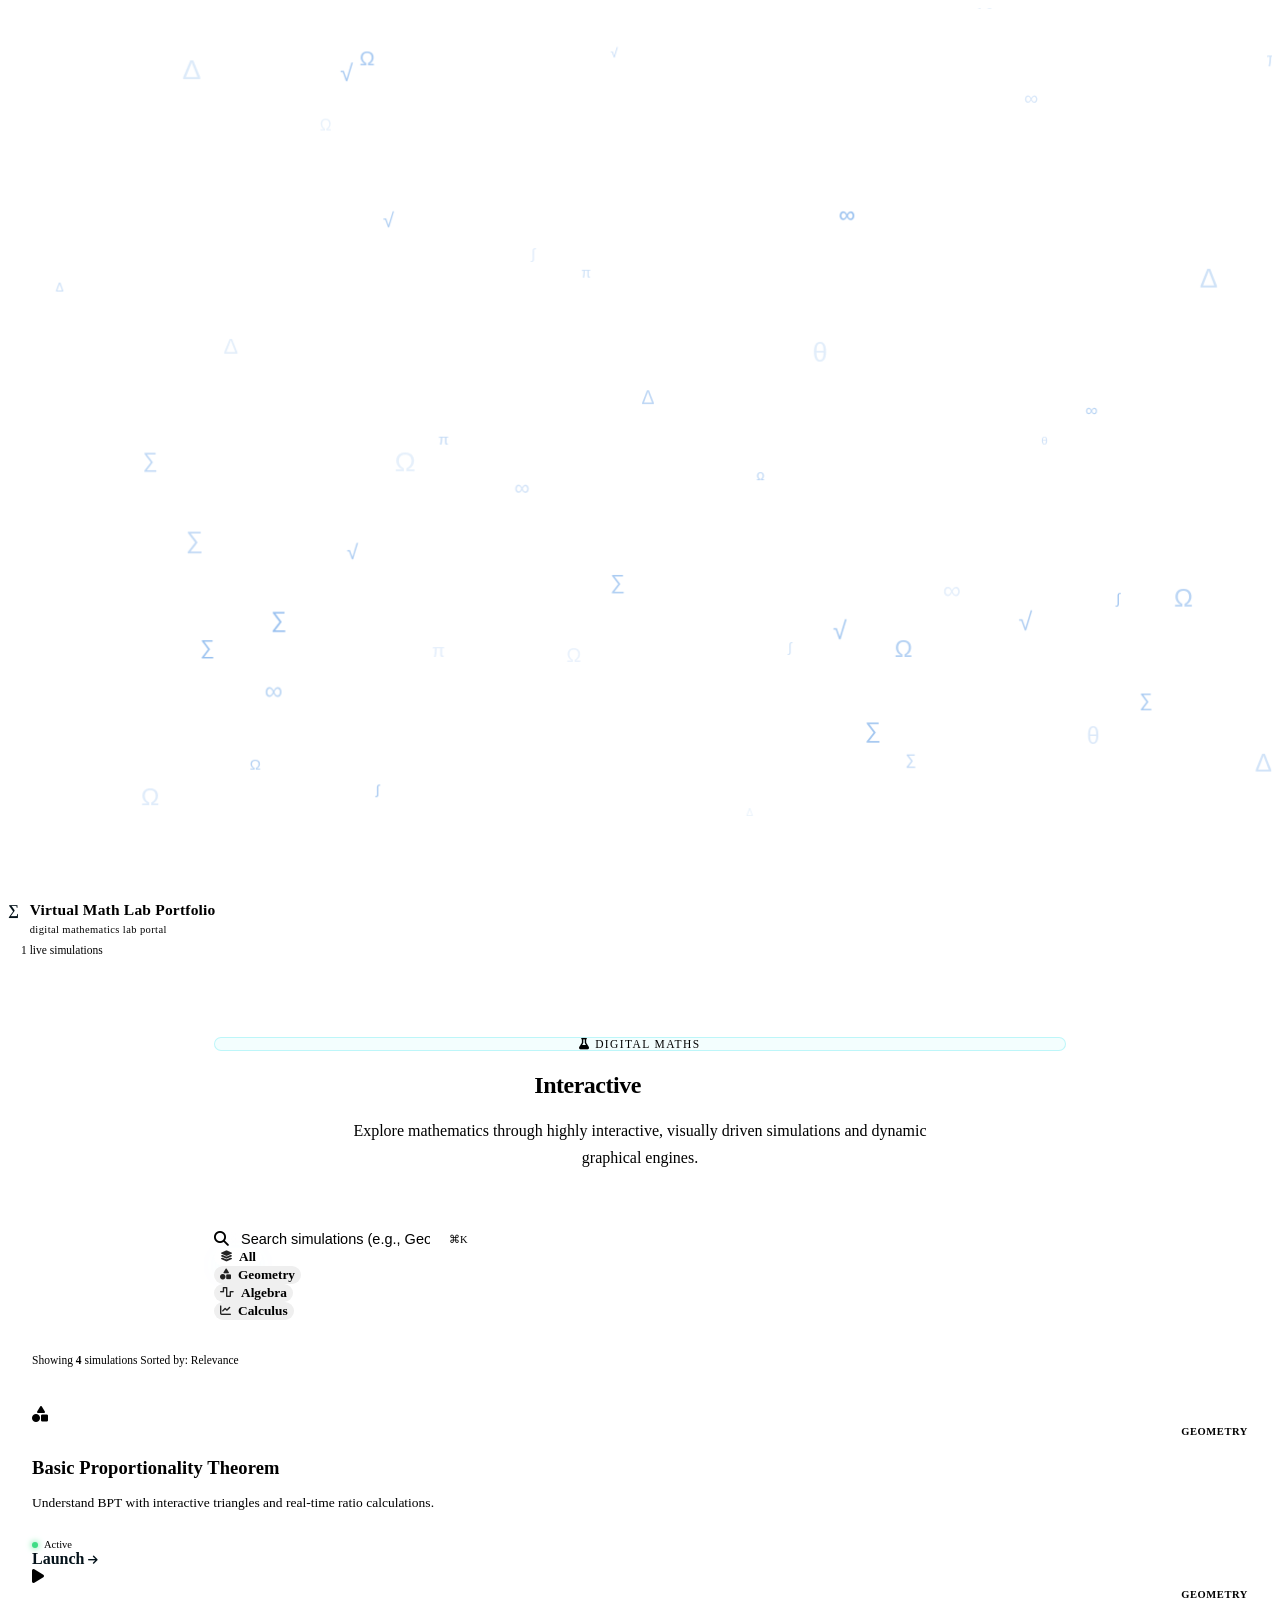
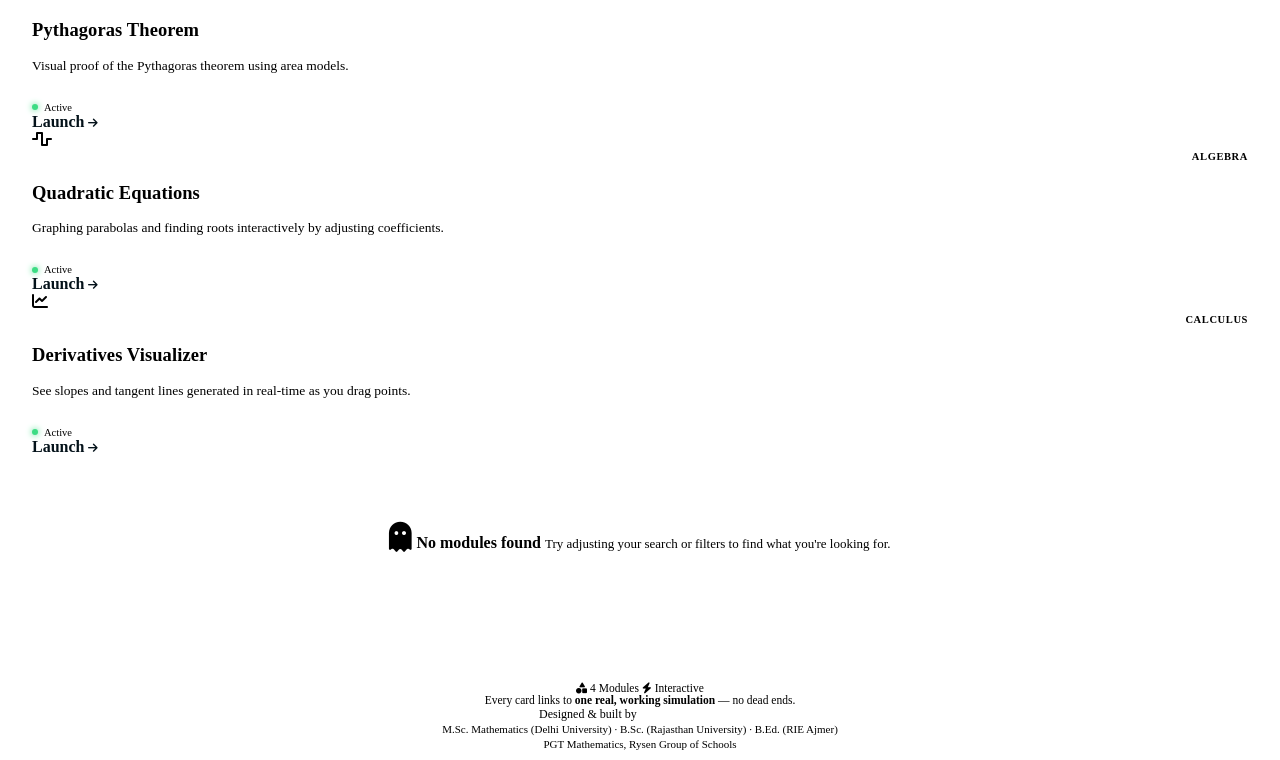
<file: index.html>
<!DOCTYPE html>
<html lang="en">
<head>
    <meta charset="UTF-8">
    <meta name="viewport" content="width=device-width, initial-scale=1.0">
    <title>Math Lab Portal</title>
    <!-- Fonts matching your CSS tokens -->
    <link href="https://fonts.googleapis.com/css2?family=Inter:wght@400;500;600&family=Space+Grotesk:wght@500;600;700&family=JetBrains+Mono:wght@400;600&display=swap" rel="stylesheet">
    <link rel="stylesheet" href="https://cdnjs.cloudflare.com/ajax/libs/font-awesome/6.4.0/css/all.min.css">
    <link rel="stylesheet" href="assets/css/style.css">
</head>
<body>

    <!-- Animated Backdrop matching your CSS -->
    <canvas id="bgCanvas"></canvas>
    <div class="bg-glow"></div>
    <div class="bg-grid"></div>

    <!-- Shell wrapper required by your CSS -->
    <div class="shell">
        
        <!-- Header Placeholder -->
        <div id="header-placeholder"></div>

        <main>
            <section class="hero">
                <div class="eyebrow"><i class="fa-solid fa-flask"></i> Digital Maths</div>
                <h1>Interactive <span class="grad">Math Lab</span></h1>
                <p>Explore mathematics through highly interactive, visually driven simulations and dynamic graphical engines.</p>
            </section>

            <!-- Controls (Search & Filter) -->
            <section class="controls">
                <div class="search-wrap">
                    <i class="fa-solid fa-magnifying-glass"></i>
                    <input type="text" id="search-input" placeholder="Search simulations (e.g., Geometry)...">
                    <span class="kbd">⌘K</span>
                </div>
                
                <div class="filters">
                    <button class="filter-tag active" data-filter="all"><i class="fa-solid fa-layer-group"></i> All</button>
                    <button class="filter-tag" data-filter="geometry"><i class="fa-solid fa-shapes"></i> Geometry</button>
                    <button class="filter-tag" data-filter="algebra"><i class="fa-solid fa-wave-square"></i> Algebra</button>
                    <button class="filter-tag" data-filter="calculus"><i class="fa-solid fa-chart-line"></i> Calculus</button>
                </div>
            </section>

            <div class="results-meta">
                <span>Showing <b id="result-count">4</b> simulations</span>
                <span>Sorted by: Relevance</span>
            </div>

            <!-- Simulations Grid -->
            <section class="grid" id="simulations">
                
                <!-- Card 1 -->
                <div class="card" data-category="geometry">
                    <div class="card-top">
                        <div class="card-icon" style="--tag: var(--cyan);"><i class="fa-solid fa-shapes"></i></div>
                        <div class="card-tag" style="--tag: var(--cyan);">Geometry</div>
                    </div>
                    <h3 class="card-title">Basic Proportionality Theorem</h3>
                    <p class="card-desc">Understand BPT with interactive triangles and real-time ratio calculations.</p>
                    <div class="card-foot">
                        <div class="card-status"><div class="dot"></div> Active</div>
                        <a href="sims/bpt.html" class="card-btn">Launch <i class="fa-solid fa-arrow-right"></i></a>
                    </div>
                </div>

                <!-- Card 2 -->
                <div class="card" data-category="geometry">
                    <div class="card-top">
                        <div class="card-icon" style="--tag: var(--violet);"><i class="fa-solid fa-play"></i></div>
                        <div class="card-tag" style="--tag: var(--violet);">Geometry</div>
                    </div>
                    <h3 class="card-title">Pythagoras Theorem</h3>
                    <p class="card-desc">Visual proof of the Pythagoras theorem using area models.</p>
                    <div class="card-foot">
                        <div class="card-status"><div class="dot"></div> Active</div>
                        <a href="sims/pythagoras.html" class="card-btn">Launch <i class="fa-solid fa-arrow-right"></i></a>
                    </div>
                </div>

                <!-- Card 3 -->
                <div class="card" data-category="algebra">
                    <div class="card-top">
                        <div class="card-icon" style="--tag: var(--amber);"><i class="fa-solid fa-wave-square"></i></div>
                        <div class="card-tag" style="--tag: var(--amber);">Algebra</div>
                    </div>
                    <h3 class="card-title">Quadratic Equations</h3>
                    <p class="card-desc">Graphing parabolas and finding roots interactively by adjusting coefficients.</p>
                    <div class="card-foot">
                        <div class="card-status"><div class="dot"></div> Active</div>
                        <a href="sims/quadratic.html" class="card-btn">Launch <i class="fa-solid fa-arrow-right"></i></a>
                    </div>
                </div>

                <!-- Card 4 -->
                <div class="card" data-category="calculus">
                    <div class="card-top">
                        <div class="card-icon" style="--tag: var(--pink);"><i class="fa-solid fa-chart-line"></i></div>
                        <div class="card-tag" style="--tag: var(--pink);">Calculus</div>
                    </div>
                    <h3 class="card-title">Derivatives Visualizer</h3>
                    <p class="card-desc">See slopes and tangent lines generated in real-time as you drag points.</p>
                    <div class="card-foot">
                        <div class="card-status"><div class="dot"></div> Active</div>
                        <a href="sims/derivatives.html" class="card-btn">Launch <i class="fa-solid fa-arrow-right"></i></a>
                    </div>
                </div>

            </section>

            <!-- Empty State (Used by JS if search finds nothing) -->
            <div class="empty-state" id="empty-state">
                <i class="fa-solid fa-ghost"></i>
                <b>No modules found</b>
                <span>Try adjusting your search or filters to find what you're looking for.</span>
            </div>

        </main>

        <!-- Footer Placeholder -->
        <div id="footer-placeholder"></div>
        
    </div> <!-- End Shell -->

    <!-- Script to Load Components (Header/Footer) -->
    <script>
        // Header Load
        fetch('components/header.html')
            .then(response => response.text())
            .then(data => document.getElementById('header-placeholder').innerHTML = data);
        
        // Footer Load
        fetch('components/footer.html')
            .then(response => response.text())
            .then(data => document.getElementById('footer-placeholder').innerHTML = data);
    </script>

    <!-- External JS Scripts -->
    <script src="assets/js/canvas.js"></script>
    <script src="assets/js/search-filter.js"></script>

</body>
</html>
</file>
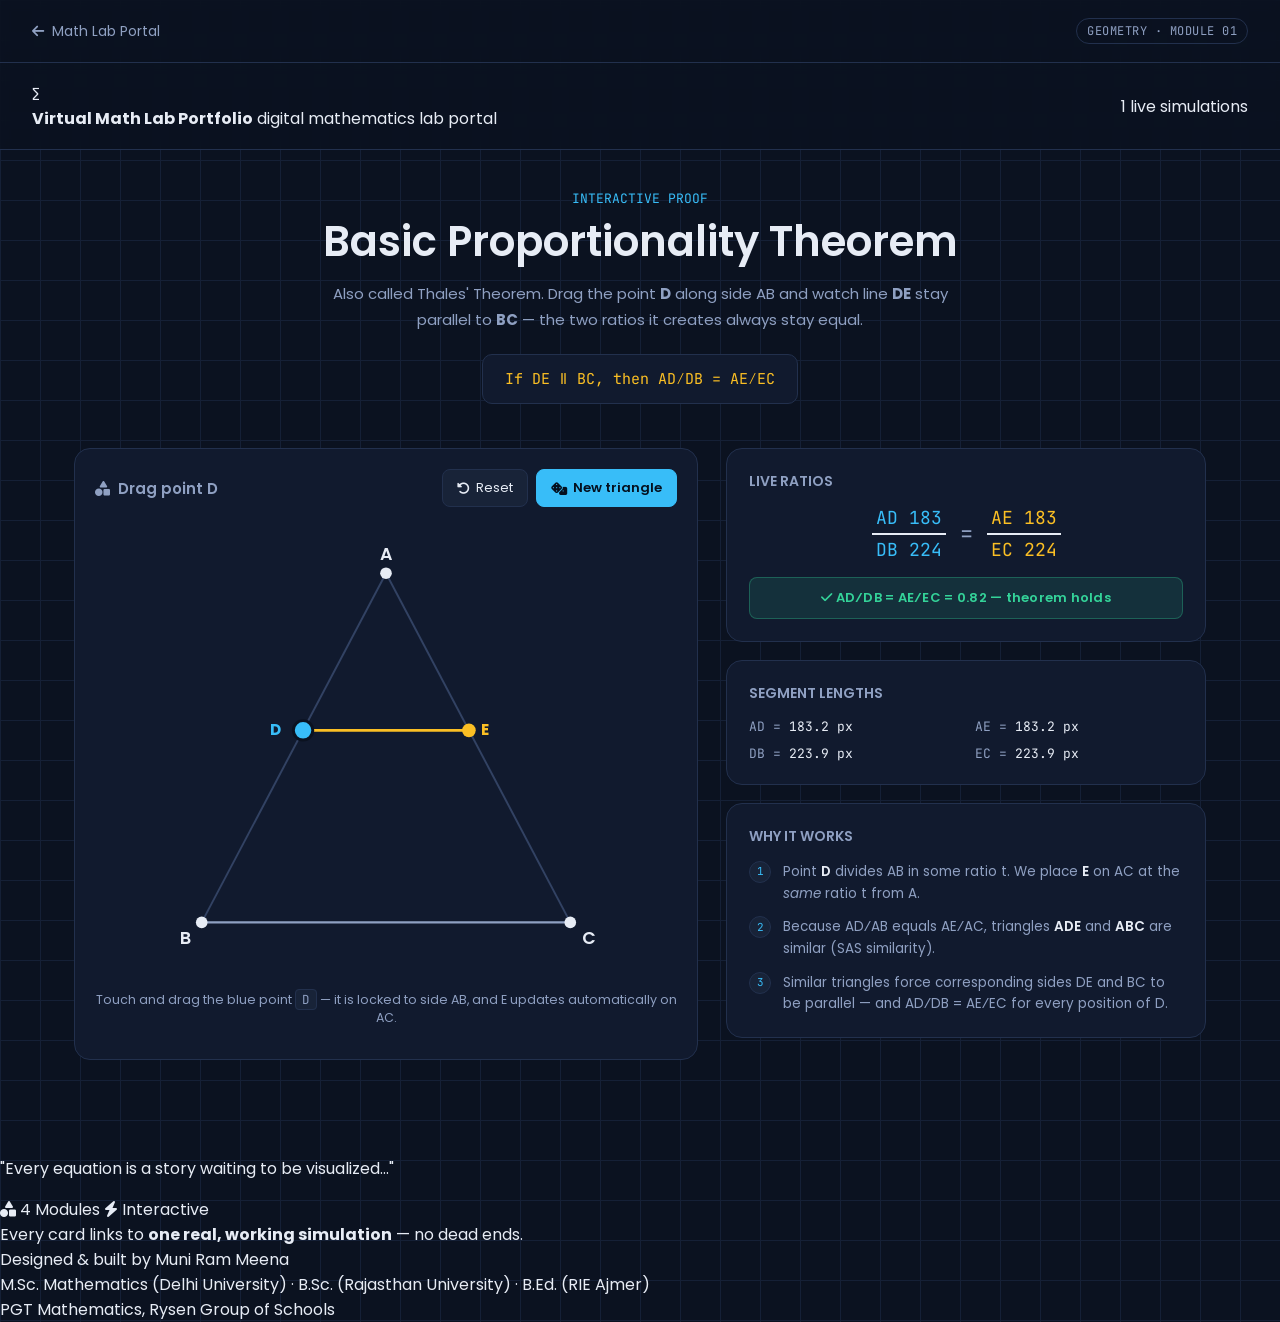
<file: sims/bpt.html>
<!DOCTYPE html>
<html lang="en">
<head>
<meta charset="UTF-8">
<meta name="viewport" content="width=device-width, initial-scale=1.0">
<title>Basic Proportionality Theorem — Math Lab Portal</title>
<link href="https://fonts.googleapis.com/css2?family=Poppins:wght@300;400;600;700&family=JetBrains+Mono:wght@400;600&display=swap" rel="stylesheet">
<link rel="stylesheet" href="https://cdnjs.cloudflare.com/ajax/libs/font-awesome/6.4.0/css/all.min.css">
<style>
  :root{
    --bg:#0b1220;
    --bg-grid:#152036;
    --panel:#111a2e;
    --panel-border:#22304d;
    --text:#e7ecf5;
    --muted:#8fa0c2;
    --blue:#38bdf8;
    --amber:#fbbf24;
    --green:#34d399;
    --red:#fb7185;
  }
  *{box-sizing:border-box;}
  html,body{margin:0;padding:0;}
  body{
    background:
      linear-gradient(var(--bg-grid) 1px, transparent 1px) 0 0/40px 40px,
      linear-gradient(90deg, var(--bg-grid) 1px, transparent 1px) 0 0/40px 40px,
      var(--bg);
    color:var(--text);
    font-family:'Poppins', sans-serif;
    min-height:100vh;
    display:flex;
    flex-direction:column;
  }
  a{color:inherit;}

  .topbar{
    display:flex;
    align-items:center;
    justify-content:space-between;
    padding:18px 32px;
    border-bottom:1px solid var(--panel-border);
    background:rgba(11,18,32,0.85);
    backdrop-filter:blur(6px);
    position:sticky;
    top:0;
    z-index:5;
  }
  .topbar .back{
    display:flex;
    align-items:center;
    gap:8px;
    font-size:14px;
    color:var(--muted);
    text-decoration:none;
    transition:color .15s ease;
  }
  .topbar .back:hover{color:var(--blue);}
  .topbar .tag{
    font-family:'JetBrains Mono', monospace;
    font-size:12px;
    letter-spacing:.04em;
    color:var(--muted);
    border:1px solid var(--panel-border);
    padding:4px 10px;
    border-radius:999px;
  }

  header#header-placeholder{}

  main{
    flex:1;
    width:100%;
    max-width:1180px;
    margin:0 auto;
    padding:40px 24px 80px;
  }

  .hero{
    text-align:center;
    margin-bottom:44px;
  }
  .hero .eyebrow{
    font-family:'JetBrains Mono', monospace;
    color:var(--blue);
    font-size:13px;
    margin-bottom:10px;
  }
  .hero h1{
    font-size:clamp(28px, 4vw, 42px);
    font-weight:600;
    margin:0 0 14px;
    line-height:1.2;
  }
  .hero p{
    color:var(--muted);
    max-width:620px;
    margin:0 auto;
    font-size:15px;
    line-height:1.7;
  }
  .hero .statement{
    margin-top:22px;
    display:inline-block;
    padding:14px 22px;
    background:var(--panel);
    border:1px solid var(--panel-border);
    border-radius:10px;
    font-family:'JetBrains Mono', monospace;
    font-size:15px;
    color:var(--amber);
  }

  .lab{
    display:grid;
    grid-template-columns:1.3fr 1fr;
    gap:28px;
    align-items:start;
  }
  @media (max-width: 880px){
    .lab{grid-template-columns:1fr;}
  }

  .stage{
    background:var(--panel);
    border:1px solid var(--panel-border);
    border-radius:16px;
    padding:20px;
    position:relative;
    overflow:hidden;
  }
  .stage-head{
    display:flex;
    justify-content:space-between;
    align-items:center;
    margin-bottom:8px;
  }
  .stage-head h2{
    font-size:15px;
    font-weight:600;
    margin:0;
    color:var(--muted);
    text-transform:none;
  }
  .stage-actions{
    display:flex;
    gap:8px;
  }
  .btn{
    font-family:'Poppins', sans-serif;
    font-size:13px;
    color:var(--text);
    background:#182338;
    border:1px solid var(--panel-border);
    padding:8px 14px;
    border-radius:8px;
    cursor:pointer;
    transition:border-color .15s ease, transform .1s ease;
    display:inline-flex;
    align-items:center;
    gap:6px;
  }
  .btn:hover{border-color:var(--blue);}
  .btn:active{transform:scale(0.97);}
  .btn.primary{background:var(--blue); color:#04101f; border-color:var(--blue); font-weight:600;}
  .btn.primary:hover{filter:brightness(1.08);}

  svg#diagram{width:100%;height:auto;display:block;touch-action:none;}

  .hint{
    text-align:center;
    color:var(--muted);
    font-size:12.5px;
    margin-top:10px;
  }
  .hint kbd{
    font-family:'JetBrains Mono', monospace;
    background:#182338;
    border:1px solid var(--panel-border);
    padding:1px 6px;
    border-radius:4px;
  }

  .panel{
    display:flex;
    flex-direction:column;
    gap:18px;
  }
  .card{
    background:var(--panel);
    border:1px solid var(--panel-border);
    border-radius:16px;
    padding:22px;
  }
  .card h3{
    margin:0 0 14px;
    font-size:14px;
    color:var(--muted);
    font-weight:600;
  }

  .ratio-row{
    display:flex;
    align-items:center;
    justify-content:center;
    gap:14px;
    font-family:'JetBrains Mono', monospace;
    flex-wrap:wrap;
  }
  .fraction{
    display:flex;
    flex-direction:column;
    align-items:center;
    font-size:18px;
    line-height:1.3;
    min-width:74px;
  }
  .fraction .num{border-bottom:2px solid var(--text); padding:0 4px 3px;}
  .fraction .den{padding:3px 4px 0;}
  .fraction.ad .num, .fraction.ad .den{color:var(--blue);}
  .fraction.ae .num, .fraction.ae .den{color:var(--amber);}
  .eq-sign{font-size:22px;color:var(--muted);}

  .status{
    margin-top:16px;
    text-align:center;
    font-size:13px;
    font-weight:600;
    padding:10px;
    border-radius:8px;
    letter-spacing:.02em;
  }
  .status.ok{background:rgba(52,211,153,0.12); color:var(--green); border:1px solid rgba(52,211,153,0.3);}

  .values{
    display:grid;
    grid-template-columns:1fr 1fr;
    gap:10px 18px;
    font-family:'JetBrains Mono', monospace;
    font-size:13px;
    color:var(--muted);
  }
  .values div span{color:var(--text);}

  .steps{
    list-style:none;
    margin:0;
    padding:0;
    display:flex;
    flex-direction:column;
    gap:12px;
  }
  .steps li{
    display:flex;
    gap:12px;
    font-size:13.5px;
    color:var(--muted);
    line-height:1.6;
  }
  .steps li .dot{
    flex:none;
    width:22px;
    height:22px;
    border-radius:50%;
    background:#182338;
    border:1px solid var(--panel-border);
    display:flex;
    align-items:center;
    justify-content:center;
    font-family:'JetBrains Mono', monospace;
    font-size:11px;
    color:var(--blue);
  }
  .steps li strong{color:var(--text); font-weight:600;}

  footer#footer-placeholder{margin-top:auto;}
</style>
</head>
<body>

<div class="topbar">
  <a class="back" href="../index.html"><i class="fa-solid fa-arrow-left"></i> Math Lab Portal</a>
  <span class="tag">GEOMETRY · MODULE 01</span>
</div>

<div id="header-placeholder"></div>

<main>
  <section class="hero">
    <div class="eyebrow">INTERACTIVE PROOF</div>
    <h1>Basic Proportionality Theorem</h1>
    <p>Also called Thales' Theorem. Drag the point <strong>D</strong> along side AB and watch line <strong>DE</strong> stay parallel to <strong>BC</strong> — the two ratios it creates always stay equal.</p>
    <div class="statement">If DE ∥ BC, then AD⁄DB = AE⁄EC</div>
  </section>

  <div class="lab">
    <div class="stage">
      <div class="stage-head">
        <h2><i class="fa-solid fa-shapes"></i> &nbsp;Drag point D</h2>
        <div class="stage-actions">
          <button class="btn" id="resetBtn"><i class="fa-solid fa-rotate-left"></i> Reset</button>
          <button class="btn primary" id="shuffleBtn"><i class="fa-solid fa-dice"></i> New triangle</button>
        </div>
      </div>

      <svg id="diagram" viewBox="0 0 600 480" xmlns="http://www.w3.org/2000/svg">
        <line id="lineAB" stroke="#324263" stroke-width="2"/>
        <line id="lineAC" stroke="#324263" stroke-width="2"/>
        <line id="lineBC" stroke="#8fa0c2" stroke-width="2.5"/>
        <line id="lineDE" stroke="#fbbf24" stroke-width="3" stroke-dasharray="0"/>

        <circle id="ptA" r="6" fill="#e7ecf5"/>
        <circle id="ptB" r="6" fill="#e7ecf5"/>
        <circle id="ptC" r="6" fill="#e7ecf5"/>
        <circle id="ptD" r="10" fill="#38bdf8" stroke="#0b1220" stroke-width="3" style="cursor:grab;"/>
        <circle id="ptE" r="7" fill="#fbbf24"/>

        <text id="labelA" font-family="Poppins" font-size="18" fill="#e7ecf5" font-weight="600"></text>
        <text id="labelB" font-family="Poppins" font-size="18" fill="#e7ecf5" font-weight="600"></text>
        <text id="labelC" font-family="Poppins" font-size="18" fill="#e7ecf5" font-weight="600"></text>
        <text id="labelD" font-family="Poppins" font-size="16" fill="#38bdf8" font-weight="700"></text>
        <text id="labelE" font-family="Poppins" font-size="16" fill="#fbbf24" font-weight="700"></text>
      </svg>
      <p class="hint">Touch and drag the blue point <kbd>D</kbd> — it is locked to side AB, and E updates automatically on AC.</p>
    </div>

    <div class="panel">
      <div class="card">
        <h3>LIVE RATIOS</h3>
        <div class="ratio-row">
          <div class="fraction ad">
            <span class="num" id="adVal">–</span>
            <span class="den" id="dbVal">–</span>
          </div>
          <span class="eq-sign">=</span>
          <div class="fraction ae">
            <span class="num" id="aeVal">–</span>
            <span class="den" id="ecVal">–</span>
          </div>
        </div>
        <div class="status ok" id="statusBox">
          <i class="fa-solid fa-check"></i> AD⁄DB = AE⁄EC — theorem holds
        </div>
      </div>

      <div class="card">
        <h3>SEGMENT LENGTHS</h3>
        <div class="values">
          <div>AD = <span id="segAD">–</span></div>
          <div>AE = <span id="segAE">–</span></div>
          <div>DB = <span id="segDB">–</span></div>
          <div>EC = <span id="segEC">–</span></div>
        </div>
      </div>

      <div class="card">
        <h3>WHY IT WORKS</h3>
        <ul class="steps">
          <li><span class="dot">1</span><span>Point <strong>D</strong> divides AB in some ratio t. We place <strong>E</strong> on AC at the <em>same</em> ratio t from A.</span></li>
          <li><span class="dot">2</span><span>Because AD⁄AB equals AE⁄AC, triangles <strong>ADE</strong> and <strong>ABC</strong> are similar (SAS similarity).</span></li>
          <li><span class="dot">3</span><span>Similar triangles force corresponding sides DE and BC to be parallel — and AD⁄DB = AE⁄EC for every position of D.</span></li>
        </ul>
      </div>
    </div>
  </div>
</main>

<div id="footer-placeholder"></div>

<script>
(function(){
  const svg = document.getElementById('diagram');
  const NS = 'http://www.w3.org/2000/svg';

  let A = {x:300, y:60};
  let B = {x:110, y:420};
  let C = {x:490, y:420};
  let t = 0.45; // ratio AD/AB == AE/AC

  const el = id => document.getElementById(id);
  const lineAB = el('lineAB'), lineAC = el('lineAC'), lineBC = el('lineBC'), lineDE = el('lineDE');
  const ptA = el('ptA'), ptB = el('ptB'), ptC = el('ptC'), ptD = el('ptD'), ptE = el('ptE');
  const labelA = el('labelA'), labelB = el('labelB'), labelC = el('labelC'), labelD = el('labelD'), labelE = el('labelE');

  function lerp(P, Q, s){ return { x: P.x + (Q.x-P.x)*s, y: P.y + (Q.y-P.y)*s }; }
  function dist(P,Q){ return Math.hypot(Q.x-P.x, Q.y-P.y); }

  function setLine(line, P, Q){
    line.setAttribute('x1', P.x); line.setAttribute('y1', P.y);
    line.setAttribute('x2', Q.x); line.setAttribute('y2', Q.y);
  }
  function setPt(pt, P){ pt.setAttribute('cx', P.x); pt.setAttribute('cy', P.y); }
  function setLabel(lab, P, dx, dy, text){
    lab.setAttribute('x', P.x+dx); lab.setAttribute('y', P.y+dy); lab.textContent = text;
  }

  function render(){
    const D = lerp(A,B,t);
    const E = lerp(A,C,t);

    setLine(lineAB, A, B);
    setLine(lineAC, A, C);
    setLine(lineBC, B, C);
    setLine(lineDE, D, E);

    setPt(ptA, A); setPt(ptB, B); setPt(ptC, C); setPt(ptD, D); setPt(ptE, E);

    setLabel(labelA, A, -6, -14, 'A');
    setLabel(labelB, B, -22, 22, 'B');
    setLabel(labelC, C, 12, 22, 'C');
    setLabel(labelD, D, -34, 5, 'D');
    setLabel(labelE, E, 12, 5, 'E');

    const AD = dist(A,D), DB = dist(D,B), AE = dist(A,E), EC = dist(E,C);

    el('adVal').textContent = 'AD ' + AD.toFixed(0);
    el('dbVal').textContent = 'DB ' + DB.toFixed(0);
    el('aeVal').textContent = 'AE ' + AE.toFixed(0);
    el('ecVal').textContent = 'EC ' + EC.toFixed(0);

    el('segAD').textContent = AD.toFixed(1)+' px';
    el('segAE').textContent = AE.toFixed(1)+' px';
    el('segDB').textContent = DB.toFixed(1)+' px';
    el('segEC').textContent = EC.toFixed(1)+' px';

    const r1 = AD/DB, r2 = AE/EC;
    const box = el('statusBox');
    if (Math.abs(r1-r2) < 0.01) {
      box.innerHTML = '<i class="fa-solid fa-check"></i> AD⁄DB = AE⁄EC = ' + r1.toFixed(2) + ' — theorem holds';
    } else {
      box.innerHTML = '<i class="fa-solid fa-check"></i> AD⁄DB ≈ AE⁄EC ≈ ' + r1.toFixed(2);
    }
  }

  // --- dragging D, constrained to segment AB ---
  let dragging = false;

  function svgPoint(evt){
    const rect = svg.getBoundingClientRect();
    const vb = svg.viewBox.baseVal;
    const clientX = evt.touches ? evt.touches[0].clientX : evt.clientX;
    const clientY = evt.touches ? evt.touches[0].clientY : evt.clientY;
    const x = (clientX - rect.left) / rect.width * vb.width;
    const y = (clientY - rect.top) / rect.height * vb.height;
    return {x, y};
  }

  function projectToAB(P){
    const ABx = B.x-A.x, ABy = B.y-A.y;
    const lenSq = ABx*ABx + ABy*ABy;
    let s = ((P.x-A.x)*ABx + (P.y-A.y)*ABy) / lenSq;
    s = Math.max(0.08, Math.min(0.92, s));
    return s;
  }

  function startDrag(evt){
    dragging = true;
    ptD.setAttribute('cursor','grabbing');
    evt.preventDefault();
  }
  function moveDrag(evt){
    if(!dragging) return;
    const P = svgPoint(evt);
    t = projectToAB(P);
    render();
    evt.preventDefault();
  }
  function endDrag(){ dragging = false; }

  ptD.addEventListener('mousedown', startDrag);
  ptD.addEventListener('touchstart', startDrag, {passive:false});
  window.addEventListener('mousemove', moveDrag);
  window.addEventListener('touchmove', moveDrag, {passive:false});
  window.addEventListener('mouseup', endDrag);
  window.addEventListener('touchend', endDrag);

  document.getElementById('resetBtn').addEventListener('click', () => { t = 0.45; render(); });
  document.getElementById('shuffleBtn').addEventListener('click', () => {
    B = { x: 60 + Math.random()*140, y: 380 + Math.random()*70 };
    C = { x: 400 + Math.random()*150, y: 380 + Math.random()*70 };
    t = 0.3 + Math.random()*0.4;
    render();
  });

  render();
})();

// Load shared portal header / footer, same pattern as index.html
fetch('../components/header.html')
  .then(r => r.ok ? r.text() : Promise.reject())
  .then(data => document.getElementById('header-placeholder').innerHTML = data)
  .catch(() => {});

fetch('../components/footer.html')
  .then(r => r.ok ? r.text() : Promise.reject())
  .then(data => document.getElementById('footer-placeholder').innerHTML = data)
  .catch(() => {});
</script>
</body>
</html>
</file>
<file: assets/css/style.css>
/* ============================================================
   DESIGN TOKENS — shared "Digital Maths" brand language
   (kept consistent with the individual simulation pages)
   ============================================================ */
:root{
  --bg-deep:    #090c14;
  --bg-panel:   rgba(19,25,38,0.55);
  --bg-panel-2: rgba(16,21,32,0.65);
  --line:       rgba(255,255,255,0.09);
  --line-soft:  rgba(255,255,255,0.05);
  --text-hi:    #eef2fb;
  --text-mid:   #9aa8c2;
  --text-low:   #5d6a85;
  --cyan:       #35e3ee;
  --violet:     #8b7dfb;
  --pink:       #ff5da2;
  --amber:      #ffb454;
  --font-display:'Space Grotesk', 'Inter', sans-serif;
  --font-body:  'Inter', sans-serif;
  --font-mono:  'JetBrains Mono', monospace;
  --radius-lg:  20px;
  --radius-md:  14px;
  --radius-sm:  9px;
}
*{ box-sizing:border-box; }
html{ scroll-behavior:smooth; }
body{
  margin:0; min-height:100vh;
  background:var(--bg-deep);
  color:var(--text-hi);
  font-family:var(--font-body);
  -webkit-font-smoothing:antialiased;
  overflow-x:hidden;
}
a{ color:inherit; text-decoration:none; }
button{ font-family:inherit; }
::selection{ background:var(--cyan); color:#04121a; }
::-webkit-scrollbar{ width:10px; }
::-webkit-scrollbar-thumb{ background:var(--line); border-radius:8px; }
::-webkit-scrollbar-track{ background:transparent; }

/* ---------- animated backdrop ---------- */
#bgCanvas{
  position:fixed; inset:0; z-index:0; width:100%; height:100%;
  opacity:0.55;
}
.bg-glow{
  position:fixed; inset:0; z-index:0; pointer-events:none;
  background:
    radial-gradient(720px 520px at 12% -6%, rgba(139,125,251,0.16), transparent 60%),
    radial-gradient(680px 520px at 100% 0%, rgba(53,227,238,0.13), transparent 55%),
    radial-gradient(560px 420px at 82% 60%, rgba(255,93,162,0.08), transparent 60%);
}
.bg-grid{
  position:fixed; inset:0; z-index:0; pointer-events:none;
  background-image:
    linear-gradient(rgba(255,255,255,0.035) 1px, transparent 1px),
    linear-gradient(90deg, rgba(255,255,255,0.035) 1px, transparent 1px);
  background-size:42px 42px;
  mask-image:radial-gradient(circle at 50% 0%, black, transparent 75%);
}
.symbol{
  position:fixed; z-index:0; pointer-events:none;
  font-family:var(--font-display); color:var(--text-mid);
  opacity:0.14; user-select:none; font-weight:600;
  animation:floatSym 14s ease-in-out infinite;
}
@keyframes floatSym{
  0%,100%{ transform:translateY(0) rotate(0deg); }
  50%{ transform:translateY(-22px) rotate(6deg); }
}

/* ---------- shell ---------- */
.shell{ position:relative; z-index:1; }

/* ---------- top nav ---------- */
.topbar{
  position:sticky; top:0; z-index:50;
  display:flex; align-items:center; justify-content:space-between; gap:16px;
  padding:14px 26px;
  background:rgba(9,12,20,0.72);
  backdrop-filter:blur(16px) saturate(150%);
  border-bottom:1px solid var(--line-soft);
}
.brand{ display:flex; align-items:center; gap:11px; }
.brand-mark{
  width:34px; height:34px; border-radius:10px; flex:none; position:relative;
  background:linear-gradient(135deg, var(--cyan), var(--violet) 60%, var(--pink));
  box-shadow:0 0 18px rgba(53,227,238,0.4);
  display:flex; align-items:center; justify-content:center;
  font-family:var(--font-display); font-weight:700; color:#04121a; font-size:15px;
}
.brand-text b{ font-family:var(--font-display); font-size:15.5px; letter-spacing:0.2px; display:block; }
.brand-text span{ font-size:10.5px; color:var(--text-low); font-family:var(--font-mono); letter-spacing:0.4px; }
.top-actions{ display:flex; align-items:center; gap:10px; }
.pill-stat{
  font-family:var(--font-mono); font-size:11.5px; color:var(--text-mid);
  border:1px solid var(--line); padding:7px 13px; border-radius:999px;
  display:flex; align-items:center; gap:7px;
}
.pill-stat .dot{ width:6px; height:6px; border-radius:50%; background:var(--cyan); box-shadow:0 0 6px var(--cyan); }

/* ---------- hero ---------- */
.hero{ max-width:900px; margin:0 auto; padding:74px 24px 20px; text-align:center; }
.hero .eyebrow{
  display:inline-flex; align-items:center; gap:8px;
  font-family:var(--font-mono); font-size:11.5px; letter-spacing:1.4px; text-transform:uppercase;
  color:var(--cyan); border:1px solid rgba(53,227,238,0.28); background:rgba(53,227,238,0.06);
  padding:6px 14px; border-radius:999px; margin-bottom:22px;
}
.hero h1{
  font-family:var(--font-display); font-weight:700; letter-spacing:-0.5px;
  font-size:clamp(32px, 5.6vw, 56px); line-height:1.08; margin:0 0 18px;
}
.hero h1 .grad{
  background:linear-gradient(120deg, var(--cyan), var(--violet) 55%, var(--pink));
  -webkit-background-clip:text; background-clip:text; color:transparent;
}
.hero p{
  color:var(--text-mid); font-size:16px; line-height:1.7; max-width:600px; margin:0 auto;
}

/* ---------- search + filters ---------- */
.controls{ max-width:900px; margin:38px auto 0; padding:0 24px; }
.search-wrap{
  position:relative; display:flex; align-items:center; gap:10px;
  background:var(--bg-panel); border:1px solid var(--line); border-radius:999px;
  padding:14px 20px; backdrop-filter:blur(18px) saturate(140%);
  box-shadow:0 20px 40px -28px rgba(0,0,0,0.7);
  transition:border-color .2s ease, box-shadow .2s ease;
}
.search-wrap:focus-within{ border-color:rgba(53,227,238,0.45); box-shadow:0 0 0 4px rgba(53,227,238,0.08); }
.search-wrap i{ color:var(--text-low); font-size:15px; }
.search-wrap input{
  flex:1; background:none; border:none; outline:none; color:var(--text-hi);
  font-family:var(--font-body); font-size:14.5px;
}
.search-wrap input::placeholder{ color:var(--text-low); }
.search-wrap .kbd{
  font-family:var(--font-mono); font-size:10.5px; color:var(--text-low);
  border:1px solid var(--line); border-radius:6px; padding:2px 7px;
}

.filters{
  display:flex; gap:10px; flex-wrap:wrap; justify-content:center;
  margin:20px auto 0; max-width:900px;
}
.filter-tag{
  font-size:13px; font-weight:600; color:var(--text-mid); cursor:pointer;
  padding:9px 17px; border-radius:999px; border:1px solid var(--line);
  background:var(--bg-panel-2); transition:all .18s ease; display:flex; align-items:center; gap:7px;
}
.filter-tag i{ font-size:11px; opacity:0.85; }
.filter-tag:hover{ color:var(--text-hi); border-color:var(--text-low); transform:translateY(-1px); }
.filter-tag.active{
  color:#04121a; background:linear-gradient(120deg, var(--cyan), var(--violet));
  border-color:transparent; box-shadow:0 8px 20px -8px rgba(53,227,238,0.55);
}

/* ---------- results meta ---------- */
.results-meta{
  max-width:1240px; margin:34px auto 0; padding:0 24px;
  display:flex; justify-content:space-between; align-items:center;
  font-family:var(--font-mono); font-size:11.5px; color:var(--text-low);
}

/* ============================================================
   CARD GRID — this section is designed to scale to 50+ cards.
   Grid handles the responsive columns automatically; you never
   need to touch layout CSS when adding modules, just add cards.
   ============================================================ */
.grid{
  max-width:1240px; margin:16px auto 90px; padding:0 24px;
  display:grid; gap:22px;
  grid-template-columns:repeat(auto-fit, minmax(270px, 1fr));
}

.card{
  position:relative;
  background:var(--bg-panel);
  border:1px solid var(--line);
  border-radius:var(--radius-lg);
  padding:22px;
  backdrop-filter:blur(18px) saturate(140%);
  box-shadow:0 24px 46px -30px rgba(0,0,0,0.75);
  display:flex; flex-direction:column; gap:14px;
  opacity:0; transform:translateY(24px);
  animation:cardIn .6s cubic-bezier(.2,.7,.2,1) forwards;
  transition:transform .25s ease, border-color .25s ease, box-shadow .25s ease;
}
.card:hover{
  transform:translateY(-5px);
  border-color:rgba(255,255,255,0.18);
  box-shadow:0 30px 60px -28px rgba(0,0,0,0.85), 0 0 0 1px rgba(53,227,238,0.12);
}
@keyframes cardIn{ to{ opacity:1; transform:translateY(0); } }
.card.hide{ display:none; }

.card-top{ display:flex; align-items:center; justify-content:space-between; }
.card-icon{
  --tag: var(--cyan);
  width:52px; height:52px; border-radius:14px; flex:none;
  display:flex; align-items:center; justify-content:center;
  font-size:21px; color:var(--tag);
  background:
    radial-gradient(circle at 30% 20%, color-mix(in srgb, var(--tag) 30%, transparent), transparent 65%),
    linear-gradient(145deg, rgba(255,255,255,0.06), rgba(255,255,255,0.01));
  border:1px solid color-mix(in srgb, var(--tag) 40%, transparent);
  box-shadow:0 0 22px -6px color-mix(in srgb, var(--tag) 70%, transparent);
}
.card-tag{
  --tag: var(--cyan);
  font-family:var(--font-mono); font-size:10.5px; font-weight:600; letter-spacing:0.6px; text-transform:uppercase;
  color:var(--tag); background:color-mix(in srgb, var(--tag) 14%, transparent);
  border:1px solid color-mix(in srgb, var(--tag) 35%, transparent);
  padding:5px 11px; border-radius:999px;
}
.card-title{
  font-family:var(--font-display); font-size:18.5px; font-weight:600; margin:0; letter-spacing:0.1px;
}
.card-desc{
  margin:0; color:var(--text-mid); font-size:13.5px; line-height:1.6;
  display:-webkit-box; -webkit-line-clamp:2; -webkit-box-orient:vertical; overflow:hidden;
  min-height:2.6em;
}
.card-foot{
  margin-top:auto; padding-top:12px; border-top:1px solid var(--line-soft);
  display:flex; align-items:center; justify-content:space-between; gap:10px;
}
.card-status{ font-family:var(--font-mono); font-size:10.5px; color:var(--text-low); display:flex; align-items:center; gap:6px; }
.card-status .dot{ width:6px; height:6px; border-radius:50%; background:#3ddc84; box-shadow:0 0 6px #3ddc84; }
.card.is-soon .card-status .dot{ background:var(--text-low); box-shadow:none; }

.card-btn{
  display:inline-flex; align-items:center; gap:8px;
  font-size:13px; font-weight:600; color:#04121a;
  background:linear-gradient(120deg, var(--cyan), var(--violet));
  padding:10px 15px; border-radius:999px; border:none; cursor:pointer;
  transition:box-shadow .2s ease, transform .2s ease, gap .2s ease;
}
.card-btn i{ transition:transform .25s ease; font-size:11px; }
.card-btn:hover{ box-shadow:0 10px 26px -8px rgba(53,227,238,0.7); gap:11px; }
.card-btn:hover i{ transform:translateX(3px); }
.card-btn.disabled{
  background:var(--bg-panel-2); color:var(--text-low); border:1px solid var(--line);
  cursor:not-allowed; pointer-events:none;
}

/* ---------- empty state ---------- */
.empty-state{
  display:none; flex-direction:column; align-items:center; gap:14px;
  padding:70px 20px; color:var(--text-low); text-align:center;
  border:1px dashed var(--line); border-radius:var(--radius-lg);
  max-width:1240px; margin:16px auto 90px;
}
.empty-state i{ font-size:30px; color:var(--text-low); }
.empty-state b{ color:var(--text-hi); font-family:var(--font-display); font-size:16px; }
.empty-state span{ font-size:13px; max-width:340px; }

/* ---------- footer ---------- */
footer{
  border-top:1px solid var(--line-soft);
  padding:30px 24px 40px; text-align:center;
  color:var(--text-low); font-family:var(--font-mono); font-size:11.5px;
}
footer b{ color:var(--text-mid); }

@media (max-width:640px){
  .topbar{ padding:12px 16px; }
  .pill-stat{ display:none; }
  .hero{ padding:56px 18px 12px; }
}



/* ---------- footer ---------- */
footer{
  position:relative;
  border-top:1px solid var(--line-soft);
  padding:38px 24px 34px;
  text-align:center;
  color:var(--text-low);
  font-family:var(--font-mono); font-size:11.5px;
}
footer .footer-stats{
  display:flex; align-items:center; justify-content:center; gap:14px; flex-wrap:wrap;
  margin-bottom:16px;
}
footer .footer-stats span{
  display:flex; align-items:center; gap:6px;
  border:1px solid var(--line); background:var(--bg-panel-2);
  padding:6px 13px; border-radius:999px;
}
footer .footer-stats i{ color:var(--cyan); font-size:11px; }
footer .footer-line{ color:var(--text-mid); }
footer .footer-line b{ color:var(--text-hi); font-weight:600; }
footer .footer-credit{
  margin-top:10px; font-family:var(--font-body); font-size:12px; color:var(--text-low);
}
footer .footer-credit .grad-name{
  font-family:var(--font-display); font-weight:600; font-size:13px;
  background:linear-gradient(120deg, var(--cyan), var(--violet) 60%, var(--pink));
  -webkit-background-clip:text; background-clip:text; color:transparent;
}
footer .footer-credit a{
  color:var(--text-mid); border-bottom:1px dotted var(--line); transition:color .15s ease;
}
footer .footer-credit a:hover{ color:var(--cyan); }
footer .footer-cred-line{
  display:inline-block; margin-top:4px;
  font-family:var(--font-body); font-size:11px; color:var(--text-low);
  letter-spacing:0.2px;
}
footer .footer-tagline{
  font-family:var(--font-display); font-style:italic; font-weight:500;
  font-size:14.5px; line-height:1.6; letter-spacing:0.1px;
  max-width:560px; margin:0 auto 22px;
  background:linear-gradient(120deg, var(--cyan), var(--violet) 55%, var(--pink));
  -webkit-background-clip:text; background-clip:text; color:transparent;
}
</file>
